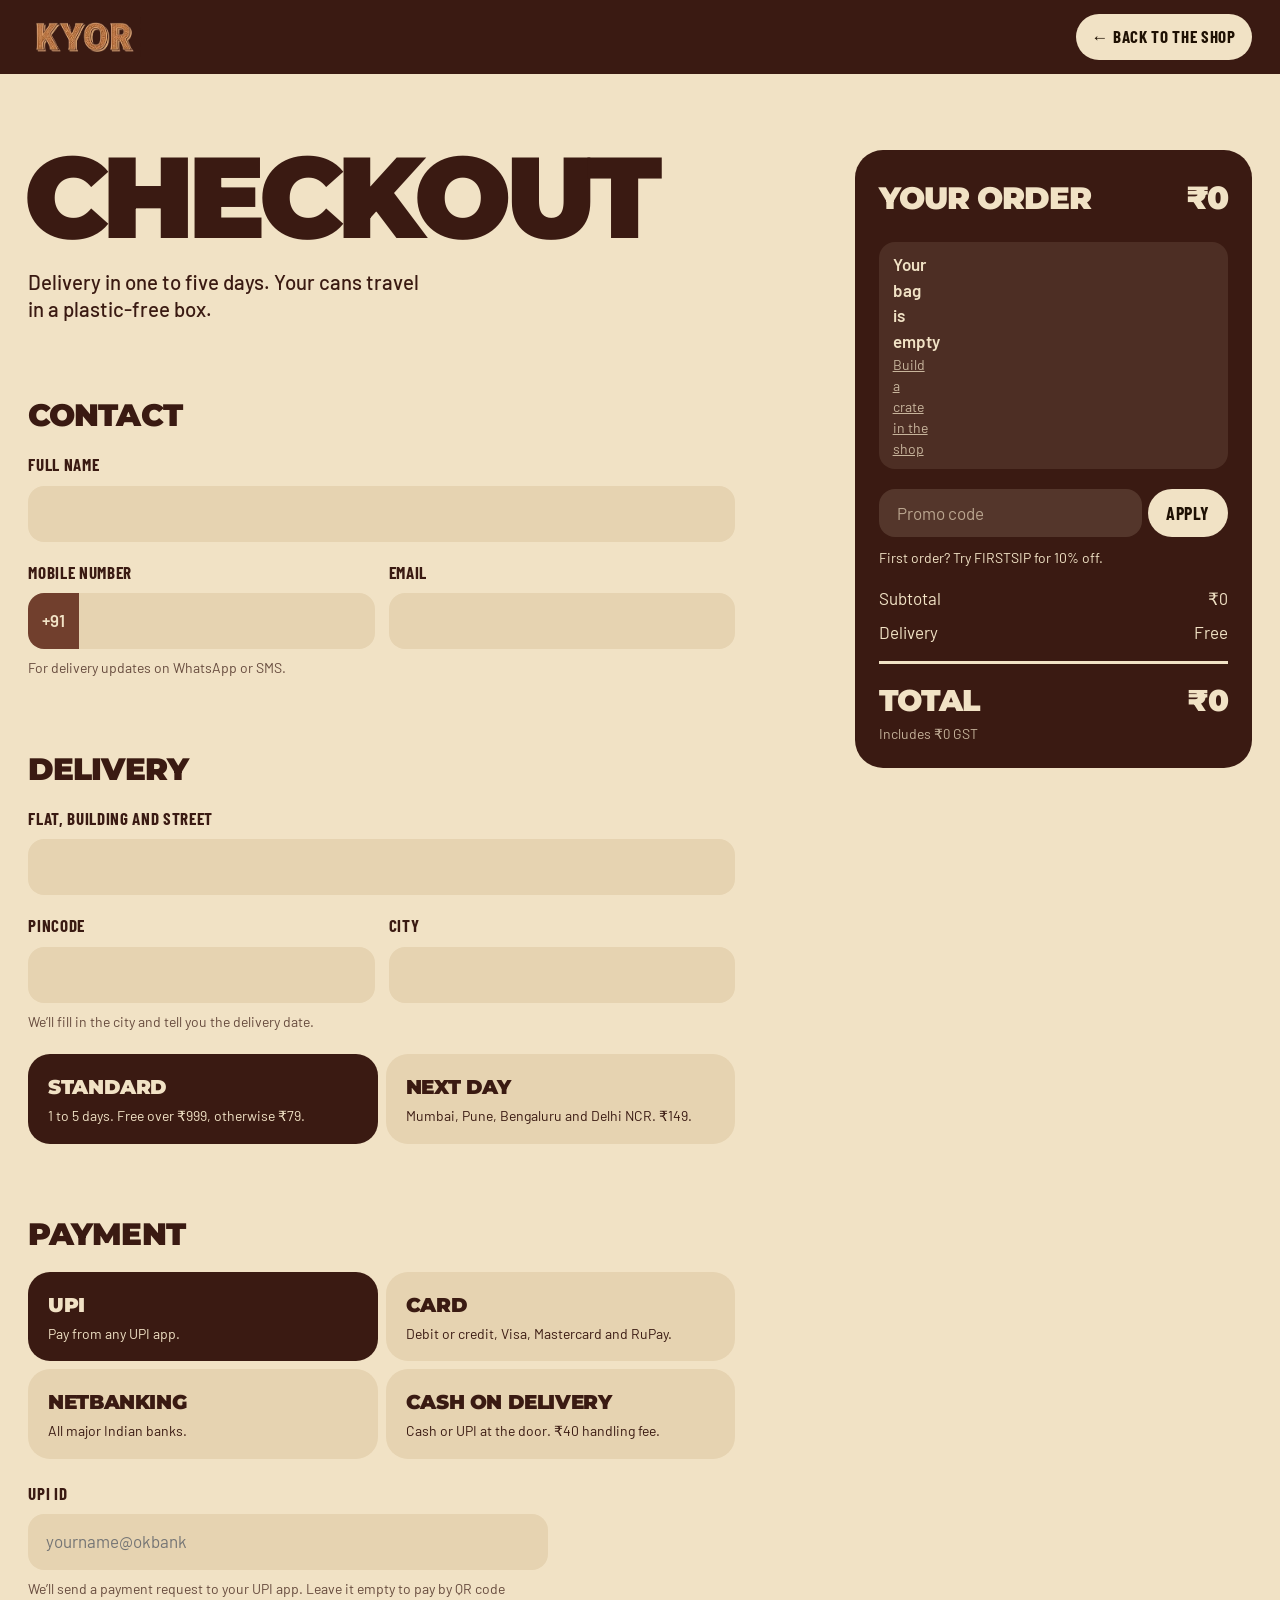
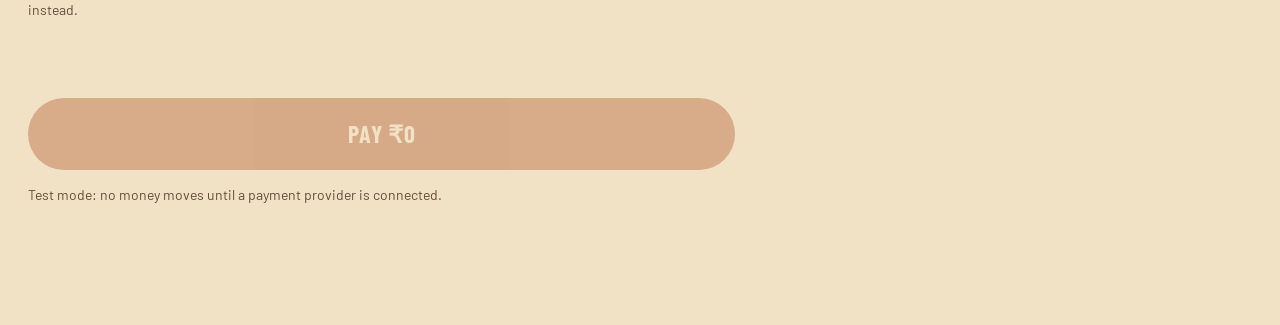
<file: checkout.html>
<!doctype html>
<html lang="en">
<head>
  <meta charset="utf-8">
  <meta name="viewport" content="width=device-width, initial-scale=1, viewport-fit=cover">
  <title>Checkout · KYOR</title>
  <meta name="description" content="Pay for your KYOR order by UPI, card, netbanking or cash on delivery.">
  <meta name="theme-color" content="#f1e2c5">
  <meta name="robots" content="noindex">
  <script>document.documentElement.classList.add('js')</script>
  <link rel="preconnect" href="https://fonts.googleapis.com">
  <link rel="preconnect" href="https://fonts.gstatic.com" crossorigin>
  <link href="https://fonts.googleapis.com/css2?family=Barlow:wght@400;500;600&family=Barlow+Condensed:wght@600;700;800&family=Montserrat:wght@800;900&display=swap" rel="stylesheet">
  <link rel="stylesheet" href="css/checkout.css">
</head>
<body class="co-page">
  <a class="skip" href="#main">Skip to content</a>

  <header class="bar">
    <a class="bar__mark" href="index.html"><img src="assets/kit/kokum/wordmark.webp" alt="KYOR, back to the can" width="1084" height="384"></a>
    <a class="bar__back" href="index.html#shop">← Back to the shop</a>
  </header>

  <main id="main" class="co">
    <div class="co__form" id="coFormWrap">
      <h1 class="co__title">Checkout</h1>
      <p class="co__lead">Delivery in one to five days. Your cans travel in a plastic-free box.</p>

      <form id="coForm" novalidate>
        <section class="co__block" aria-labelledby="contactTitle">
          <h2 class="h3" id="contactTitle">Contact</h2>
          <div class="fields">
            <div class="field field--full">
              <label for="name">Full name</label>
              <input id="name" name="name" autocomplete="name" required>
            </div>
            <div class="field">
              <label for="phone">Mobile number</label>
              <div class="field__prefix"><span aria-hidden="true">+91</span><input id="phone" name="phone" inputmode="numeric" autocomplete="tel-national" maxlength="10" required aria-describedby="phoneHint"></div>
              <p class="field__hint" id="phoneHint">For delivery updates on WhatsApp or SMS.</p>
            </div>
            <div class="field">
              <label for="email">Email</label>
              <input id="email" name="email" type="email" autocomplete="email" required>
            </div>
          </div>
        </section>

        <section class="co__block" aria-labelledby="deliveryTitle">
          <h2 class="h3" id="deliveryTitle">Delivery</h2>
          <div class="fields">
            <div class="field field--full">
              <label for="address">Flat, building and street</label>
              <input id="address" name="address" autocomplete="street-address" required>
            </div>
            <div class="field">
              <label for="pin">Pincode</label>
              <input id="pin" name="pin" inputmode="numeric" autocomplete="postal-code" maxlength="6" required aria-describedby="pinHint">
              <p class="field__hint" id="pinHint">We’ll fill in the city and tell you the delivery date.</p>
            </div>
            <div class="field">
              <label for="city">City</label>
              <input id="city" name="city" autocomplete="address-level2" required>
            </div>
          </div>
          <div class="options" role="radiogroup" aria-label="Delivery speed">
            <label class="option"><input type="radio" name="ship" value="standard" checked><span><b>Standard</b><small id="stdEta">1 to 5 days. Free over ₹999, otherwise ₹79.</small></span></label>
            <label class="option"><input type="radio" name="ship" value="express"><span><b>Next day</b><small>Mumbai, Pune, Bengaluru and Delhi NCR. ₹149.</small></span></label>
          </div>
        </section>

        <section class="co__block" aria-labelledby="payTitle">
          <h2 class="h3" id="payTitle">Payment</h2>
          <div class="options options--pay" role="radiogroup" aria-label="Payment method">
            <label class="option"><input type="radio" name="pay" value="upi" checked><span><b>UPI</b><small>Pay from any UPI app.</small></span></label>
            <label class="option"><input type="radio" name="pay" value="card"><span><b>Card</b><small>Debit or credit, Visa, Mastercard and RuPay.</small></span></label>
            <label class="option"><input type="radio" name="pay" value="netbanking"><span><b>Netbanking</b><small>All major Indian banks.</small></span></label>
            <label class="option"><input type="radio" name="pay" value="cod"><span><b>Cash on delivery</b><small>Cash or UPI at the door. ₹40 handling fee.</small></span></label>
          </div>

          <div class="pay-detail" data-pay-detail="upi">
            <div class="field">
              <label for="vpa">UPI ID</label>
              <input id="vpa" name="vpa" autocomplete="off" placeholder="yourname@okbank" aria-describedby="vpaHint">
              <p class="field__hint" id="vpaHint">We’ll send a payment request to your UPI app. Leave it empty to pay by QR code instead.</p>
            </div>
          </div>
          <div class="pay-detail" data-pay-detail="card" hidden>
            <p>You’ll enter your card details on the payment provider’s secure page. KYOR never sees or stores your card number.</p>
          </div>
          <div class="pay-detail" data-pay-detail="netbanking" hidden>
            <div class="field">
              <label for="bank">Your bank</label>
              <select id="bank" name="bank">
                <option value="">Choose your bank</option>
                <option>State Bank of India</option><option>HDFC Bank</option><option>ICICI Bank</option><option>Axis Bank</option>
                <option>Kotak Mahindra Bank</option><option>Bank of Baroda</option><option>Punjab National Bank</option><option>Another bank</option>
              </select>
            </div>
          </div>
          <div class="pay-detail" data-pay-detail="cod" hidden>
            <p>Keep cash or a UPI app ready when the box arrives. Orders over ₹3,000 must be paid online.</p>
          </div>
        </section>

        <p class="co__error" id="coError" role="alert"></p>
        <button class="btn btn--pay" type="submit" id="payBtn">Pay ₹0</button>
        <p class="co__test">Test mode: no money moves until a payment provider is connected.</p>
      </form>
    </div>

    <details class="summary" id="summary">
      <summary><span class="h3">Your order</span> <span class="summary__total" id="sumTop">₹0</span></summary>
      <ul class="summary__list" id="sumList"></ul>
      <div class="promo">
        <label for="promo" class="visually-hidden">Promo code</label>
        <input id="promo" placeholder="Promo code" autocomplete="off" aria-describedby="promoMsg">
        <button type="button" class="btn" id="promoBtn">Apply</button>
      </div>
      <p class="promo__msg" id="promoMsg">First order? Try FIRSTSIP for 10% off.</p>
      <dl class="totals" id="totals"></dl>
    </details>

    <img class="done__can" src="assets/cans/can-kokum-grid.webp" alt="" width="448" height="896">
    <section class="done" id="done" hidden aria-labelledby="doneTitle" tabindex="-1">
      <h1 class="co__title" id="doneTitle">Order placed</h1>
      <p class="co__lead" id="doneLead"></p>
      <dl class="done__facts" id="doneFacts"></dl>
      <a class="btn" href="index.html">Back to KYOR</a>
    </section>
  </main>

  <script src="js/data.js"></script>
  <script src="js/store.js"></script>
  <script src="js/checkout.js"></script>
</body>
</html>
</file>
<file: css/checkout.css>
/* KYOR checkout, in the label's palette: cream ground, maroon ink, orange for the action. */
:root {
  --maroon-deep: #3a1a12; --maroon: #713f2d; --orange: #b1582d; --cream: #f1e2c5; --sage: #859068; --green: #536445; --ink: #1f1104; --bad: #a3261c;
  --display: "Montserrat", "Arial Black", sans-serif; --cond: "Barlow Condensed", "Arial Narrow", sans-serif; --text: "Barlow", "Helvetica Neue", Arial, sans-serif;
  --pad: clamp(16px, 2.2vw, 32px); --ease: cubic-bezier(0.16, 1, 0.3, 1);
  --field: #e6d3b1; --field-hover: #e0cba6;
}
*, *::before, *::after { box-sizing: border-box; }
html, body { margin: 0; }
body { background: var(--cream); color: var(--maroon-deep); font-family: var(--text); font-size: 17px; line-height: 1.5; -webkit-font-smoothing: antialiased; }
img { display: block; max-width: 100%; }
button, input, select { font: inherit; color: inherit; }
button { background: none; border: 0; padding: 0; cursor: pointer; }
h1, h2, h3, p, dl { margin: 0; }
ul { margin: 0; padding: 0; list-style: none; }
a { color: inherit; }
:focus-visible { outline: 3px solid var(--orange); outline-offset: 3px; }
.visually-hidden { position: absolute !important; width: 1px; height: 1px; overflow: hidden; clip-path: inset(50%); white-space: nowrap; }
.skip { position: fixed; left: 12px; top: -60px; z-index: 100; background: var(--ink); color: var(--cream); padding: 10px 14px; }
.skip:focus { top: 12px; }

.bar { position: sticky; top: 0; z-index: 10; display: flex; align-items: center; justify-content: space-between; padding: 14px var(--pad); background: var(--maroon-deep); color: var(--cream); }
.bar__mark img { height: 40px; width: auto; }
.bar__back { font-family: var(--cond); font-weight: 700; text-transform: uppercase; letter-spacing: 0.04em; text-decoration: none; padding: 10px 16px; border-radius: 999px; background: var(--cream); color: var(--ink); }

.btn { display: inline-flex; align-items: center; justify-content: center; min-height: 52px; padding: 0 24px; border-radius: 999px; background: var(--ink); color: var(--cream); text-decoration: none; font-family: var(--cond); font-weight: 700; font-size: 18px; letter-spacing: 0.03em; text-transform: uppercase; transition: transform 160ms var(--ease), background 200ms ease; }
.btn:hover { transform: translateY(-2px); }
.btn:active { transform: scale(0.97); }
.h3 { font-family: var(--display); font-weight: 900; text-transform: uppercase; letter-spacing: -0.03em; font-size: clamp(26px, 2.4vw, 36px); line-height: 0.95; }

.co { display: grid; grid-template-columns: repeat(12, minmax(0, 1fr)); column-gap: 16px; align-items: start; padding: clamp(40px, 6vw, 88px) var(--pad) 120px; max-width: 1440px; margin: 0 auto; }
.co__form { grid-column: 1 / span 7; }
.co__title { font-family: var(--display); font-weight: 900; text-transform: uppercase; font-size: clamp(64px, 9vw, 150px); line-height: 0.82; letter-spacing: -0.055em; margin-left: -0.04em; }
.co__lead { font-size: clamp(19px, 1.6vw, 23px); line-height: 1.35; max-width: 34ch; margin-top: 24px; font-weight: 500; }
.co__block { margin-top: clamp(48px, 6vw, 80px); }
.co__block .h3 { margin-bottom: 22px; }

.fields { display: grid; grid-template-columns: 1fr 1fr; gap: 18px 14px; }
.field { display: grid; gap: 8px; align-content: start; min-width: 0; }
.field--full { grid-column: 1 / -1; }
.field label { font-family: var(--cond); font-weight: 700; text-transform: uppercase; letter-spacing: 0.04em; }
.field input, .field select, .promo input { width: 100%; min-height: 56px; padding: 0 18px; border: 0; border-radius: 16px; background: var(--field); color: var(--ink); font-size: 17px; transition: background 180ms ease; }
.field select { appearance: none; -webkit-appearance: none; }
.field input:hover, .field select:hover { background: var(--field-hover); }
.field input:focus, .field select:focus, .promo input:focus { outline: 3px solid var(--orange); outline-offset: 0; background: #f7ecd6; }
.field__prefix { display: flex; }
.field__prefix span { display: grid; place-items: center; padding: 0 14px; border-radius: 16px 0 0 16px; background: var(--maroon); color: var(--cream); font-weight: 600; }
.field__prefix input { border-radius: 0 16px 16px 0; }
.field__hint { font-size: 14px; opacity: 0.75; }
.field.is-bad input { outline: 3px solid var(--bad); outline-offset: 0; }
.field__err { font-size: 14px; color: var(--bad); font-weight: 600; }

.options { display: grid; grid-template-columns: 1fr 1fr; gap: 8px; margin-top: 22px; }
.option { position: relative; cursor: pointer; }
.option input { position: absolute; opacity: 0; inset: 0; margin: 0; cursor: pointer; }
.option span { display: grid; gap: 4px; padding: 18px 20px; min-height: 100%; border-radius: 22px; background: var(--field); transition: background 180ms ease, color 180ms ease, transform 160ms var(--ease); }
.option b { font-family: var(--display); font-weight: 900; text-transform: uppercase; letter-spacing: -0.02em; font-size: 20px; }
.option small { font-size: 14px; line-height: 1.4; }
.option:hover span { transform: translateY(-2px); }
.option input:checked + span { background: var(--maroon-deep); color: var(--cream); }
.option input:focus-visible + span { outline: 3px solid var(--orange); outline-offset: 3px; }
.pay-detail { margin-top: 22px; max-width: 52ch; }
.pay-detail[hidden] { display: none; }

.co__error { color: var(--bad); font-weight: 600; min-height: 1.5em; margin-top: 40px; }
.btn--pay { width: 100%; min-height: 72px; font-size: 24px; margin-top: 12px; background: var(--orange); color: var(--cream); }
.btn--pay.is-busy { pointer-events: none; opacity: 0.7; }
.btn--pay:disabled { opacity: 0.4; }
.co__test { margin-top: 14px; font-size: 14px; opacity: 0.75; }

.summary { grid-column: 9 / span 4; position: sticky; top: 96px; background: var(--maroon-deep); color: var(--cream); padding: 24px; border-radius: 28px; }
.summary summary { list-style: none; display: flex; justify-content: space-between; align-items: baseline; gap: 12px; cursor: default; }
.summary summary::-webkit-details-marker { display: none; }
.summary__total { font-family: var(--display); font-weight: 900; font-size: 32px; letter-spacing: -0.04em; }
.summary__list { display: grid; gap: 6px; margin: 20px 0; }
.summary__list li { display: grid; grid-template-columns: 40px 1fr auto; gap: 12px; align-items: center; padding: 10px 14px; border-radius: 16px; background: color-mix(in srgb, var(--cream) 10%, transparent); }
.summary__list li.no-img { grid-template-columns: 1fr auto; }
.summary__list img { width: 40px; height: 80px; object-fit: contain; }
.summary__list b { display: block; font-weight: 600; }
.summary__list small { display: block; font-size: 14px; opacity: 0.75; }
.promo { display: flex; gap: 6px; }
.promo input { min-height: 48px; background: color-mix(in srgb, var(--cream) 14%, transparent); color: var(--cream); }
.promo input::placeholder { color: color-mix(in srgb, var(--cream) 65%, transparent); }
.promo .btn { min-height: 48px; padding: 0 18px; background: var(--cream); color: var(--ink); }
.promo__msg { font-size: 14px; margin: 10px 0 18px; }
.totals { display: grid; gap: 8px; font-variant-numeric: tabular-nums; }
.totals div { display: flex; justify-content: space-between; gap: 12px; }
.totals dd { margin: 0; }
.totals .is-grand { margin-top: 8px; padding-top: 14px; border-top: 3px solid var(--cream); font-family: var(--display); font-weight: 900; font-size: 30px; letter-spacing: -0.04em; text-transform: uppercase; }
.totals .is-grand small { display: block; font-family: var(--text); font-weight: 400; font-size: 14px; letter-spacing: 0; text-transform: none; opacity: 0.75; }

.done { grid-column: 1 / span 7; display: grid; gap: 28px; justify-items: start; }
.done[hidden] { display: none; }
.done__can { grid-column: 9 / span 4; grid-row: 1; justify-self: center; height: min(70svh, 640px); width: auto; filter: drop-shadow(0 30px 30px rgba(0, 0, 0, 0.3)); }
.co:not(.is-done) .done__can { display: none; }
.done__facts { display: grid; gap: 6px; width: 100%; max-width: 640px; }
.done__facts div { display: grid; grid-template-columns: 10em 1fr; gap: 16px; padding: 16px 20px; border-radius: 18px; background: var(--field); }
.done__facts dt { font-family: var(--cond); font-weight: 700; text-transform: uppercase; letter-spacing: 0.04em; }
.done__facts dd { margin: 0; }
.co.is-done .co__form, .co.is-done .summary { display: none; }
@media (prefers-reduced-motion: no-preference) { .co.is-done .done__can { animation: can-in 900ms var(--ease) both; } @keyframes can-in { from { transform: translateY(60px) rotate(12deg); opacity: 0; } } }

@media (max-width: 1080px) { .summary { grid-column: 8 / span 5; } }
@media (max-width: 760px) {
  .co { grid-template-columns: 1fr; padding-top: 24px; }
  .co__form, .summary, .done { grid-column: 1; }
  .summary { grid-row: 1; position: static; margin-bottom: 36px; padding: 16px 18px; border-radius: 22px; }
  .summary summary { cursor: pointer; }
  .summary summary .h3::after { content: " +"; }
  .summary[open] summary .h3::after { content: " −"; }
  .fields, .options { grid-template-columns: 1fr; }
  .done__facts div { grid-template-columns: 1fr; gap: 4px; }
  .done__can { display: none; }
  .bar__mark img { height: 32px; }
}
</file>
